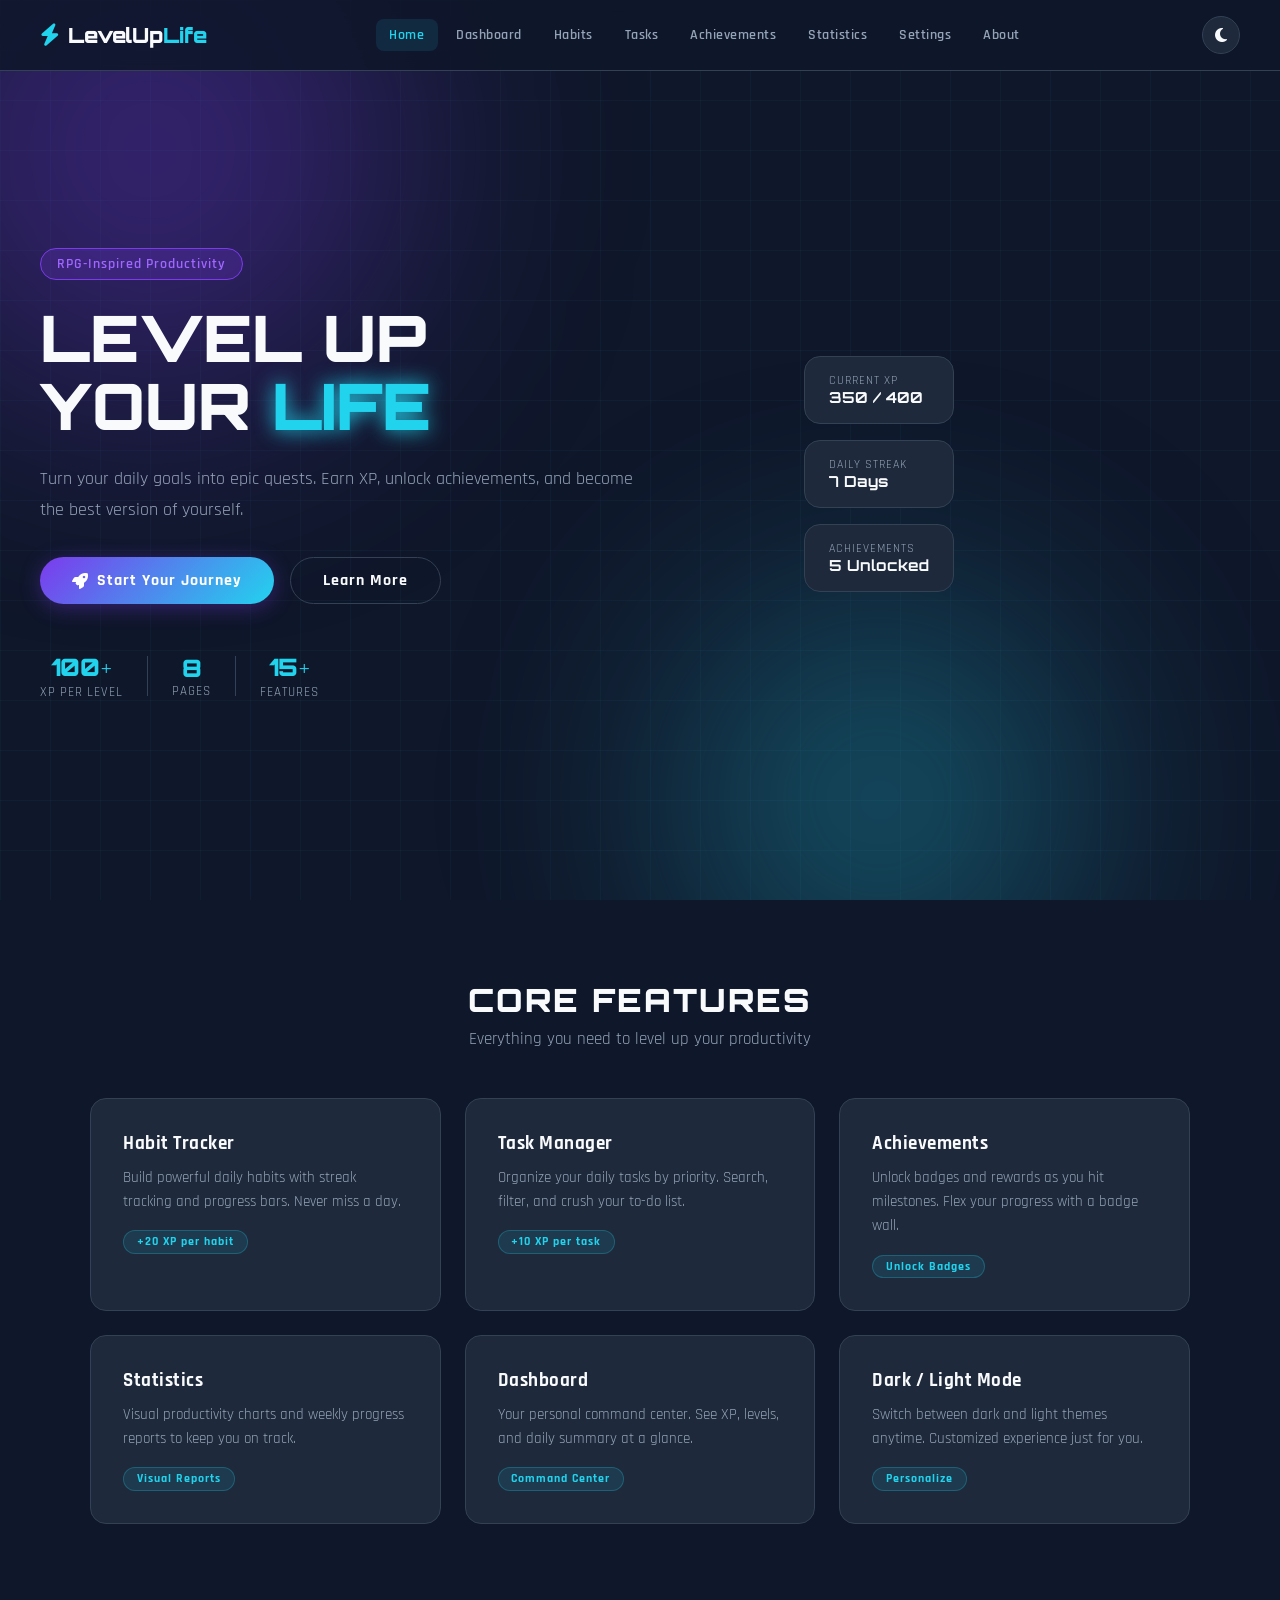
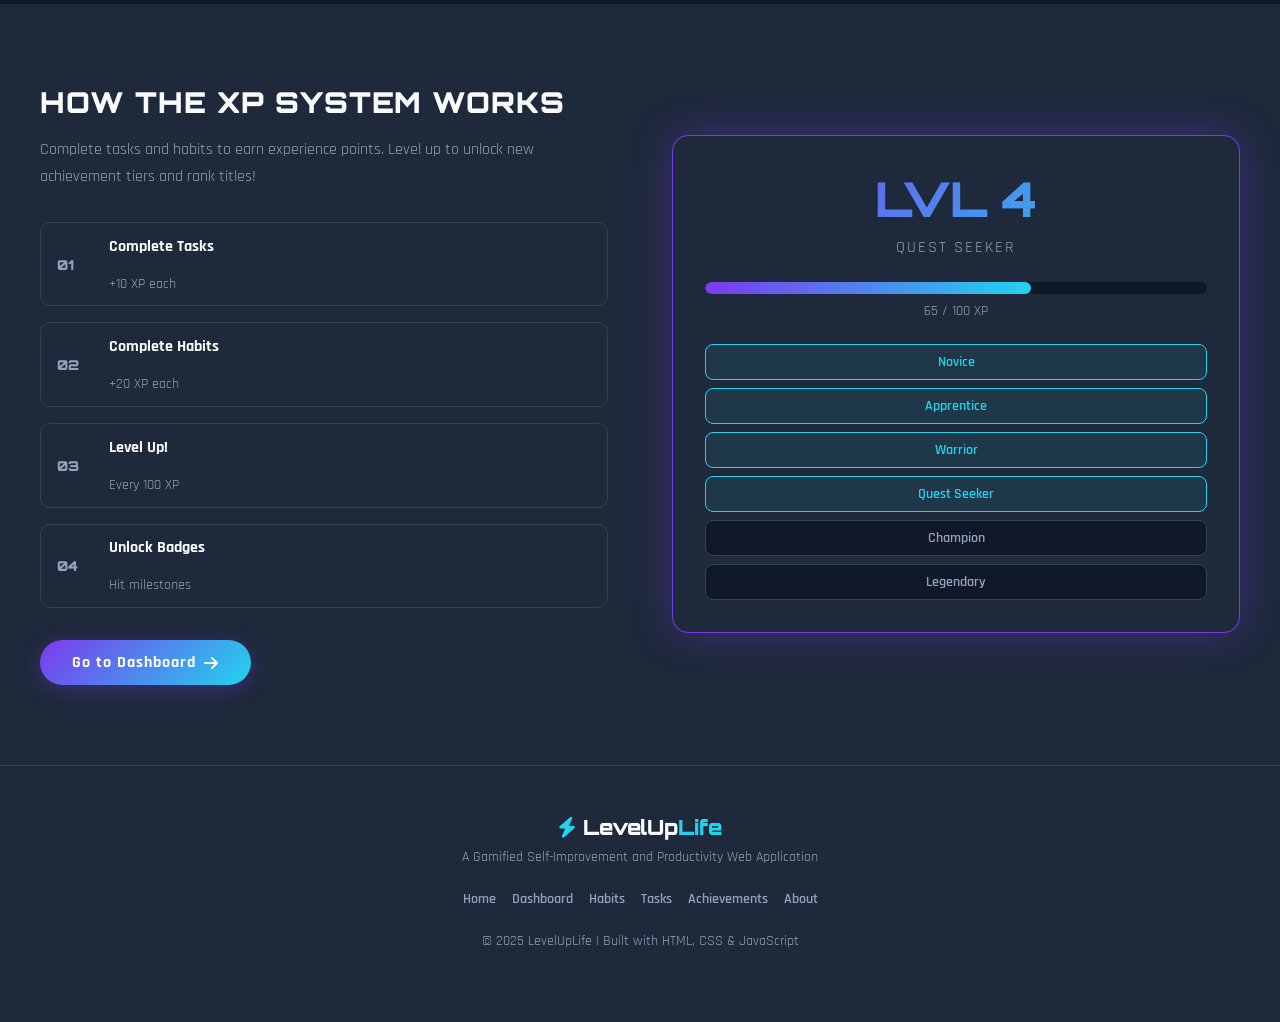
<file: index.html>
<!DOCTYPE html>
<html lang="en">
<head>
  <meta charset="UTF-8" />
  <meta name="viewport" content="width=device-width, initial-scale=1.0"/>
  <title>Level Up Life</title>
  <link rel="stylesheet" href="css/style.css" />
  <link href="https://fonts.googleapis.com/css2?family=Orbitron:wght@400;700;900&family=Rajdhani:wght@400;500;600;700&display=swap" rel="stylesheet"/>
  <link rel="stylesheet" href="https://cdnjs.cloudflare.com/ajax/libs/font-awesome/6.5.0/css/all.min.css"/>
</head>
<body class="dark-mode">

  <!-- NAVBAR -->
  <nav class="navbar">
    <div class="nav-logo">
      <i class="fas fa-bolt"></i>
      <span>LevelUp<span class="accent">Life</span></span>
    </div>
    <div class="nav-links" id="navLinks">
      <a href="index.html" class="active">Home</a>
      <a href="dashboard.html">Dashboard</a>
      <a href="habits.html">Habits</a>
      <a href="tasks.html">Tasks</a>
      <a href="achievements.html">Achievements</a>
      <a href="statistics.html">Statistics</a>
      <a href="settings.html">Settings</a>
      <a href="about.html">About</a>
    </div>
    <div class="nav-right">
      <button class="theme-toggle" id="themeToggle" title="Toggle Dark/Light Mode">
        <i class="fas fa-moon" id="themeIcon"></i>
      </button>
      <button class="hamburger" id="hamburger">
        <span></span><span></span><span></span>
      </button>
    </div>
  </nav>

  <!-- HERO SECTION -->
  <section class="hero">
    <div class="hero-bg-grid"></div>
    <div class="hero-glow glow1"></div>
    <div class="hero-glow glow2"></div>
    <div class="hero-content">
      <div class="hero-badge"> RPG-Inspired Productivity</div>
      <h1 class="hero-title">
        <span class="line1">LEVEL UP</span>
        <span class="line2">YOUR <span class="accent-text">LIFE</span></span>
      </h1>
      <p class="hero-sub">Turn your daily goals into epic quests. Earn XP, unlock achievements, and become the best version of yourself.</p>
      <div class="hero-cta">
        <a href="dashboard.html" class="btn-primary"><i class="fas fa-rocket"></i> Start Your Journey</a>
        <a href="about.html" class="btn-ghost">Learn More</a>
      </div>
      <div class="hero-stats">
        <div class="hstat"><span class="hstat-num" data-target="100">0</span><span>+</span><div>XP Per Level</div></div>
        <div class="hstat-divider"></div>
        <div class="hstat"><span class="hstat-num" data-target="8">0</span><div>Pages</div></div>
        <div class="hstat-divider"></div>
        <div class="hstat"><span class="hstat-num" data-target="15">0</span><span>+</span><div>Features</div></div>
      </div>
    </div>
    <div class="hero-visual">
      <div class="hero-card-float">
        <div class="hcard">
          <div>
            <div class="hcard-label">Current XP</div>
            <div class="hcard-val">350 / 400</div>
          </div>
        </div>
        <div class="hcard">
          <div>
            <div class="hcard-label">Daily Streak</div>
            <div class="hcard-val">7 Days </div>
          </div>
        </div>
        <div class="hcard">
          <div>
            <div class="hcard-label">Achievements</div>
            <div class="hcard-val">5 Unlocked</div>
          </div>
        </div>
      </div>
    </div>
  </section>

  <!-- FEATURE CARDS -->
  <section class="features" id="features">
    <div class="section-header">
      <h2> CORE FEATURES</h2>
      <p>Everything you need to level up your productivity</p>
    </div>
    <div class="feature-grid">
      <div class="feat-card" onclick="location.href='habits.html'">
        <h3>Habit Tracker</h3>
        <p>Build powerful daily habits with streak tracking and progress bars. Never miss a day.</p>
        <div class="feat-tag">+20 XP per habit</div>
      </div>
      <div class="feat-card" onclick="location.href='tasks.html'">
        <h3>Task Manager</h3>
        <p>Organize your daily tasks by priority. Search, filter, and crush your to-do list.</p>
        <div class="feat-tag">+10 XP per task</div>
      </div>
      <div class="feat-card" onclick="location.href='achievements.html'">
        <h3>Achievements</h3>
        <p>Unlock badges and rewards as you hit milestones. Flex your progress with a badge wall.</p>
        <div class="feat-tag">Unlock Badges</div>
      </div>
      <div class="feat-card" onclick="location.href='statistics.html'">
        <h3>Statistics</h3>
        <p>Visual productivity charts and weekly progress reports to keep you on track.</p>
        <div class="feat-tag">Visual Reports</div>
      </div>
      <div class="feat-card" onclick="location.href='dashboard.html'">
        <h3>Dashboard</h3>
        <p>Your personal command center. See XP, levels, and daily summary at a glance.</p>
        <div class="feat-tag">Command Center</div>
      </div>
      <div class="feat-card" onclick="location.href='settings.html'">
        <h3>Dark / Light Mode</h3>
        <p>Switch between dark and light themes anytime. Customized experience just for you.</p>
        <div class="feat-tag">Personalize</div>
      </div>
    </div>
  </section>

  <!-- XP SYSTEM OVERVIEW -->
  <section class="xp-section">
    <div class="xp-left">
      <h2> HOW THE XP SYSTEM WORKS</h2>
      <p>Complete tasks and habits to earn experience points. Level up to unlock new achievement tiers and rank titles!</p>
      <div class="xp-steps">
        <div class="xp-step"><div class="xp-step-num">01</div><div><strong>Complete Tasks</strong><br/>+10 XP each</div></div>
        <div class="xp-step"><div class="xp-step-num">02</div><div><strong>Complete Habits</strong><br/>+20 XP each</div></div>
        <div class="xp-step"><div class="xp-step-num">03</div><div><strong>Level Up!</strong><br/>Every 100 XP</div></div>
        <div class="xp-step"><div class="xp-step-num">04</div><div><strong>Unlock Badges</strong><br/>Hit milestones</div></div>
      </div>
      <a href="dashboard.html" class="btn-primary">Go to Dashboard <i class="fas fa-arrow-right"></i></a>
    </div>
    <div class="xp-right">
      <div class="level-card">
        <div class="level-badge">LVL <span id="demoLvl">4</span></div>
        <div class="level-title" id="demoTitle">Quest Seeker</div>
        <div class="xp-bar-wrap">
          <div class="xp-bar-fill" id="demoBar" style="width:65%"></div>
        </div>
        <div class="xp-info"><span id="demoXP">65</span> / 100 XP</div>
        <div class="rank-titles">
          <div class="rank active"> Novice</div>
          <div class="rank active"> Apprentice</div>
          <div class="rank active"> Warrior</div>
          <div class="rank active"> Quest Seeker</div>
          <div class="rank"> Champion</div>
          <div class="rank"> Legendary</div>
        </div>
      </div>
    </div>
  </section>

  <!-- FOOTER -->
  <footer class="footer">
    <div class="footer-content">
      <div class="footer-logo"><i class="fas fa-bolt"></i> LevelUp<span class="accent">Life</span></div>
      <p>A Gamified Self-Improvement and Productivity Web Application</p>
      <div class="footer-links">
        <a href="index.html">Home</a>
        <a href="dashboard.html">Dashboard</a>
        <a href="habits.html">Habits</a>
        <a href="tasks.html">Tasks</a>
        <a href="achievements.html">Achievements</a>
        <a href="about.html">About</a>
      </div>
      <p class="footer-copy">© 2025 LevelUpLife | Built with HTML, CSS & JavaScript</p>
    </div>
  </footer>

  <script src="js/script.js"></script>
</body>
</html>
</file>
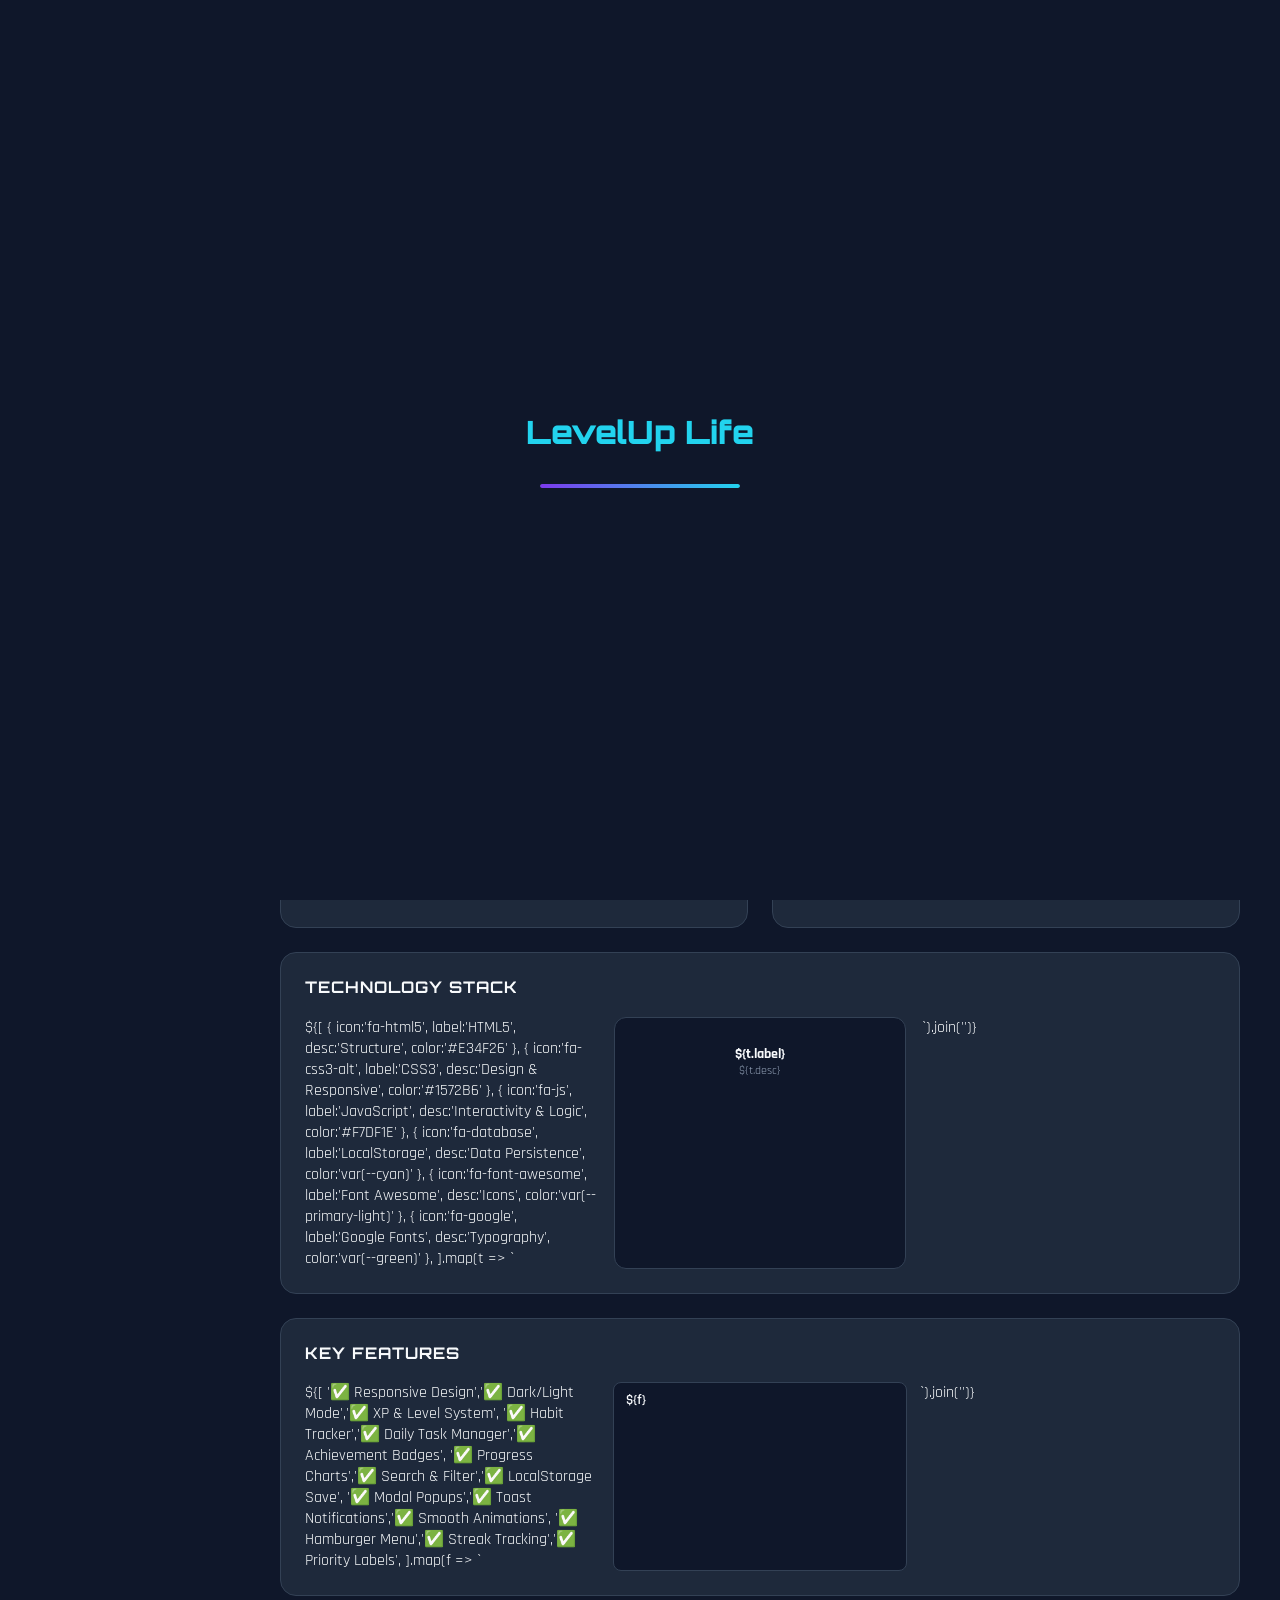
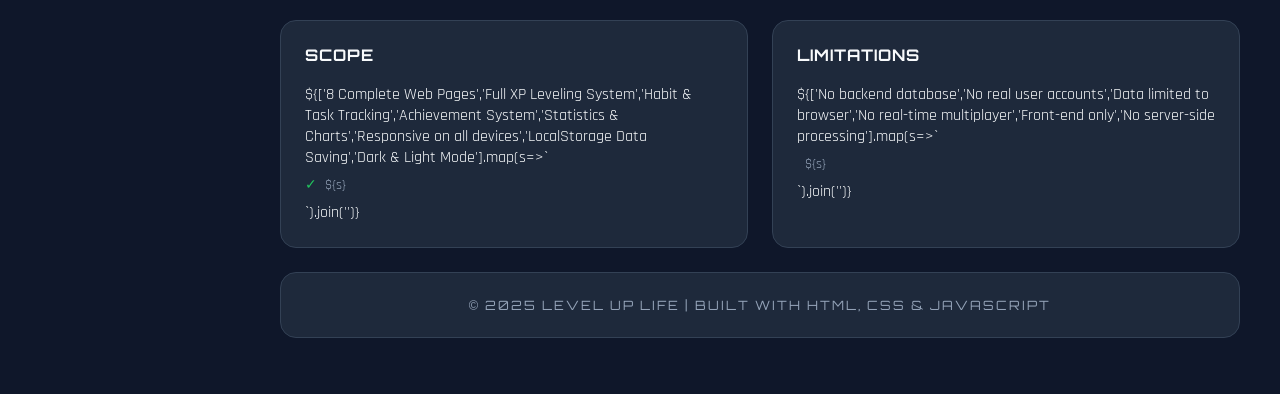
<file: about.html>
<!DOCTYPE html>
<html lang="en">
<head>
  <meta charset="UTF-8"/>
  <meta name="viewport" content="width=device-width, initial-scale=1.0"/>
  <title>About – Level Up Life</title>
  <link rel="stylesheet" href="css/style.css"/>
  <link href="https://fonts.googleapis.com/css2?family=Orbitron:wght@400;700;900&family=Rajdhani:wght@400;500;600;700&display=swap" rel="stylesheet"/>
  <link rel="stylesheet" href="https://cdnjs.cloudflare.com/ajax/libs/font-awesome/6.5.0/css/all.min.css"/>
</head>
<body class="dark-mode">

  <div class="loader"><div class="loader-logo"> LevelUp Life</div><div class="loader-bar"><div class="loader-bar-inner"></div></div></div>

  <nav class="navbar">
    <div class="nav-logo"><i class="fas fa-bolt"></i><span>LevelUp<span class="accent">Life</span></span></div>
    <div class="nav-links" id="navLinks">
      <a href="index.html">Home</a><a href="dashboard.html">Dashboard</a>
      <a href="habits.html">Habits</a><a href="tasks.html">Tasks</a>
      <a href="achievements.html">Achievements</a><a href="statistics.html">Statistics</a>
      <a href="settings.html">Settings</a><a href="about.html" class="active">About</a>
    </div>
    <div class="nav-right">
      <button class="theme-toggle" id="themeToggle"><i class="fas fa-moon" id="themeIcon"></i></button>
      <button class="hamburger" id="hamburger"><span></span><span></span><span></span></button>
    </div>
  </nav>

  <div class="app-layout">
    <aside class="sidebar" id="sidebar">
      <div class="sidebar-section">Main</div>
      <a href="index.html"><i class="fas fa-house"></i> Home</a>
      <a href="dashboard.html"><i class="fas fa-gauge-high"></i> Dashboard</a>
      <div class="sidebar-section">Productivity</div>
      <a href="habits.html"><i class="fas fa-check-double"></i> Habits</a>
      <a href="tasks.html"><i class="fas fa-list-check"></i> Tasks</a>
      <div class="sidebar-section">Progress</div>
      <a href="achievements.html"><i class="fas fa-medal"></i> Achievements</a>
      <a href="statistics.html"><i class="fas fa-chart-line"></i> Statistics</a>
      <div class="sidebar-section">More</div>
      <a href="settings.html"><i class="fas fa-gear"></i> Settings</a>
      <a href="about.html" class="active"><i class="fas fa-circle-info"></i> About</a>
    </aside>

    <main class="main-content">
      <div class="page-title"> ABOUT</div>
      <div class="page-subtitle">Learn more about Level Up Life and the team behind it.</div>

      <!-- PROJECT DESCRIPTION -->
      <div class="panel" style="background:linear-gradient(135deg,rgba(124,58,237,0.1),rgba(34,211,238,0.08)); border-color:var(--primary);">
        <div style="display:flex; gap:1.5rem; align-items:center; flex-wrap:wrap;">
          <div style="font-size:4rem;"></div>
          <div>
            <div style="font-family:'Orbitron',sans-serif; font-size:1.5rem; font-weight:900; margin-bottom:.5rem;">LEVEL UP LIFE</div>
            <div style="color:var(--cyan); font-weight:700; margin-bottom:.8rem; letter-spacing:2px; font-size:.85rem;">GAMIFIED SELF-IMPROVEMENT & PRODUCTIVITY WEB APPLICATION</div>
            <p style="color:var(--text-muted); font-size:.95rem; line-height:1.7;">Level Up Life is a responsive and interactive web application that transforms self-improvement into a rewarding game. Complete tasks, build habits, earn XP, unlock achievements, and become the legendary version of yourself.</p>
          </div>
        </div>
      </div>

      <!-- PROJECT OVERVIEW -->
      <div class="panel">
        <div class="panel-title"><i class="fas fa-scroll" style="color:var(--cyan)"></i> PROJECT OVERVIEW</div>
        <p style="color:var(--text-muted); line-height:1.8; font-size:.95rem;">
          Level Up Life is a client-side web application developed using <strong style="color:var(--cyan)">HTML</strong>, <strong style="color:var(--orange)">CSS</strong>, and <strong style="color:var(--yellow)">JavaScript</strong>. The system runs entirely in the browser and does not require a backend database. User data is stored using <strong style="color:var(--primary-light)">LocalStorage</strong> for persistence across sessions.
          <br/><br/>
          The application uses gamification techniques inspired by role-playing games (RPGs) — experience points, levels, achievement badges, and streak systems — to motivate users to accomplish their daily goals and improve their habits and productivity.
        </p>
      </div>

      <!-- OBJECTIVES -->
      <div style="display:grid; grid-template-columns:1fr 1fr; gap:1.5rem;">
        <div class="panel">
          <div class="panel-title">GENERAL OBJECTIVE</div>
          <p style="color:var(--text-muted); line-height:1.7; font-size:.9rem;">To design and develop a responsive and interactive self-improvement web application using HTML, CSS, and JavaScript that motivates users to improve productivity and habits through gamification.</p>
        </div>
        <div class="panel">
          <div class="panel-title"><i class="fas fa-list-check" style="color:var(--cyan)"></i> SPECIFIC OBJECTIVES</div>
          <ul style="list-style:none; display:flex; flex-direction:column; gap:.5rem;">
            ${[
              'Create structured web pages using HTML',
              'Design a responsive interface using CSS',
              'Implement interactivity using JavaScript',
              'Apply gamification: XP, levels, achievements',
              'Provide task and habit tracking features',
              'Enhance UX through animations',
              'Use LocalStorage for data saving',
              'Ensure accessibility across all devices',
            ].map(o => `<li style="color:var(--text-muted); font-size:.85rem; display:flex; gap:.5rem;"><span style="color:var(--cyan);">◆</span>${o}</li>`).join('')}
          </ul>
        </div>
      </div>

      <!-- TECH STACK -->
      <div class="panel">
        <div class="panel-title">TECHNOLOGY STACK</div>
        <div style="display:grid; grid-template-columns:repeat(auto-fit,minmax(150px,1fr)); gap:1rem;">
          ${[
            { icon:'fa-html5', label:'HTML5', desc:'Structure', color:'#E34F26' },
            { icon:'fa-css3-alt', label:'CSS3', desc:'Design & Responsive', color:'#1572B6' },
            { icon:'fa-js', label:'JavaScript', desc:'Interactivity & Logic', color:'#F7DF1E' },
            { icon:'fa-database', label:'LocalStorage', desc:'Data Persistence', color:'var(--cyan)' },
            { icon:'fa-font-awesome', label:'Font Awesome', desc:'Icons', color:'var(--primary-light)' },
            { icon:'fa-google', label:'Google Fonts', desc:'Typography', color:'var(--green)' },
          ].map(t => `
            <div style="text-align:center; padding:1.2rem; background:var(--bg); border:1px solid var(--border); border-radius:12px; transition:all .3s;" onmouseover="this.style.borderColor='var(--cyan)'" onmouseout="this.style.borderColor='var(--border)'">
              <i class="fab ${t.icon}" style="font-size:2rem; color:${t.color}; margin-bottom:.5rem; display:block;"></i>
              <div style="font-weight:700; font-size:.9rem;">${t.label}</div>
              <div style="color:var(--text-muted); font-size:.75rem;">${t.desc}</div>
            </div>`).join('')}
        </div>
      </div>

      <!-- FEATURES -->
      <div class="panel">
        <div class="panel-title">KEY FEATURES</div>
        <div style="display:grid; grid-template-columns:repeat(auto-fit,minmax(200px,1fr)); gap:.8rem;">
          ${[
            '✅ Responsive Design','✅ Dark/Light Mode','✅ XP & Level System',
            '✅ Habit Tracker','✅ Daily Task Manager','✅ Achievement Badges',
            '✅ Progress Charts','✅ Search & Filter','✅ LocalStorage Save',
            '✅ Modal Popups','✅ Toast Notifications','✅ Smooth Animations',
            '✅ Hamburger Menu','✅ Streak Tracking','✅ Priority Labels',
          ].map(f => `<div style="padding:.5rem .8rem; background:var(--bg); border:1px solid var(--border); border-radius:8px; font-size:.85rem; font-weight:600;">${f}</div>`).join('')}
        </div>
      </div>

      <!-- SCOPE & LIMITATIONS -->
      <div style="display:grid; grid-template-columns:1fr 1fr; gap:1.5rem;">
        <div class="panel">
          <div class="panel-title">SCOPE</div>
          <ul style="list-style:none; display:flex; flex-direction:column; gap:.5rem;">
            ${['8 Complete Web Pages','Full XP Leveling System','Habit & Task Tracking','Achievement System','Statistics & Charts','Responsive on all devices','LocalStorage Data Saving','Dark & Light Mode'].map(s=>`<li style="color:var(--text-muted);font-size:.85rem;display:flex;gap:.5rem;"><span style="color:var(--green);">✓</span>${s}</li>`).join('')}
          </ul>
        </div>
        <div class="panel">
          <div class="panel-title">LIMITATIONS</div>
          <ul style="list-style:none; display:flex; flex-direction:column; gap:.5rem;">
            ${['No backend database','No real user accounts','Data limited to browser','No real-time multiplayer','Front-end only','No server-side processing'].map(s=>`<li style="color:var(--text-muted);font-size:.85rem;display:flex;gap:.5rem;"><span style="color:var(--orange);"></span>${s}</li>`).join('')}
          </ul>
        </div>
      </div>

      <!-- COURSE INFO -->
      <div class="panel" style="text-align:center;">
        <div style="font-family:'Orbitron',sans-serif; font-size:.8rem; color:var(--text-muted); letter-spacing:2px;">© 2025 LEVEL UP LIFE | BUILT WITH HTML, CSS & JAVASCRIPT</div>
      </div>

    </main>
  </div>

  <script src="js/script.js"></script>
</body>
</html>
</file>
<file: css/style.css>
/* ===========================
   LEVEL UP LIFE - style.css
   =========================== */

@import url('https://fonts.googleapis.com/css2?family=Orbitron:wght@400;700;900&family=Rajdhani:wght@400;500;600;700&display=swap');

/* ---- CSS VARIABLES ---- */
:root {
  --bg: #0F172A;
  --bg2: #1E293B;
  --card: #1E293B;
  --card2: #263248;
  --primary: #7C3AED;
  --primary-light: #9F67FF;
  --cyan: #22D3EE;
  --cyan-dark: #06B6D4;
  --yellow: #FBBF24;
  --orange: #F97316;
  --pink: #EC4899;
  --green: #22C55E;
  --text: #F8FAFC;
  --text-muted: #94A3B8;
  --border: #334155;
  --glow-purple: rgba(124, 58, 237, 0.35);
  --glow-cyan: rgba(34, 211, 238, 0.3);
  --radius: 16px;
  --transition: 0.3s ease;
}

body.light-mode {
  --bg: #F0F4FF;
  --bg2: #E2E8F0;
  --card: #FFFFFF;
  --card2: #F1F5F9;
  --text: #0F172A;
  --text-muted: #475569;
  --border: #CBD5E1;
  --glow-purple: rgba(124, 58, 237, 0.15);
  --glow-cyan: rgba(34, 211, 238, 0.15);
}

* { margin: 0; padding: 0; box-sizing: border-box; }

html { scroll-behavior: smooth; }

body {
  font-family: 'Rajdhani', sans-serif;
  background: var(--bg);
  color: var(--text);
  min-height: 100vh;
  transition: background var(--transition), color var(--transition);
  overflow-x: hidden;
}

/* ---- SCROLLBAR ---- */
::-webkit-scrollbar { width: 6px; }
::-webkit-scrollbar-track { background: var(--bg); }
::-webkit-scrollbar-thumb { background: var(--primary); border-radius: 10px; }

/* ========================
   NAVBAR
   ======================== */
.navbar {
  display: flex;
  align-items: center;
  justify-content: space-between;
  padding: 1rem 2.5rem;
  background: rgba(15, 23, 42, 0.85);
  backdrop-filter: blur(20px);
  position: fixed;
  top: 0; left: 0; right: 0;
  z-index: 1000;
  border-bottom: 1px solid var(--border);
}

body.light-mode .navbar {
  background: rgba(240, 244, 255, 0.9);
}

.nav-logo {
  font-family: 'Orbitron', sans-serif;
  font-size: 1.3rem;
  font-weight: 900;
  color: var(--text);
  display: flex;
  align-items: center;
  gap: 0.5rem;
  text-decoration: none;
}

.nav-logo i { color: var(--cyan); font-size: 1.4rem; }
.accent { color: var(--cyan); }
.accent-text { color: var(--cyan); text-shadow: 0 0 20px var(--cyan); }

.nav-links {
  display: flex;
  gap: 0.3rem;
  align-items: center;
}

.nav-links a {
  color: var(--text-muted);
  text-decoration: none;
  font-weight: 600;
  font-size: 0.9rem;
  padding: 0.45rem 0.85rem;
  border-radius: 8px;
  transition: all var(--transition);
  letter-spacing: 0.5px;
}

.nav-links a:hover,
.nav-links a.active {
  color: var(--cyan);
  background: rgba(34, 211, 238, 0.1);
}

.nav-right { display: flex; align-items: center; gap: 0.8rem; }

.theme-toggle {
  background: var(--card);
  border: 1px solid var(--border);
  color: var(--text);
  width: 38px; height: 38px;
  border-radius: 50%;
  cursor: pointer;
  display: flex; align-items: center; justify-content: center;
  font-size: 1rem;
  transition: all var(--transition);
}

.theme-toggle:hover { border-color: var(--cyan); color: var(--cyan); transform: rotate(20deg); }

.hamburger {
  display: none;
  flex-direction: column;
  gap: 5px;
  background: none;
  border: none;
  cursor: pointer;
  padding: 5px;
}

.hamburger span {
  display: block;
  width: 25px; height: 2px;
  background: var(--text);
  border-radius: 2px;
  transition: all var(--transition);
}

/* ========================
   BUTTONS
   ======================== */
.btn-primary {
  display: inline-flex;
  align-items: center;
  gap: 0.5rem;
  padding: 0.75rem 2rem;
  background: linear-gradient(135deg, var(--primary), var(--cyan));
  color: white;
  text-decoration: none;
  border-radius: 50px;
  font-family: 'Rajdhani', sans-serif;
  font-weight: 700;
  font-size: 1rem;
  letter-spacing: 1px;
  border: none;
  cursor: pointer;
  transition: all var(--transition);
  box-shadow: 0 4px 20px var(--glow-purple);
}

.btn-primary:hover {
  transform: translateY(-2px);
  box-shadow: 0 8px 30px var(--glow-cyan);
}

.btn-ghost {
  display: inline-flex;
  align-items: center;
  gap: 0.5rem;
  padding: 0.75rem 2rem;
  background: transparent;
  color: var(--text);
  text-decoration: none;
  border-radius: 50px;
  font-family: 'Rajdhani', sans-serif;
  font-weight: 700;
  font-size: 1rem;
  letter-spacing: 1px;
  border: 1px solid var(--border);
  cursor: pointer;
  transition: all var(--transition);
}

.btn-ghost:hover { border-color: var(--cyan); color: var(--cyan); }

.btn-sm {
  padding: 0.4rem 1rem;
  font-size: 0.85rem;
  border-radius: 8px;
}

.btn-danger {
  background: linear-gradient(135deg, #EF4444, #DC2626);
  box-shadow: 0 4px 15px rgba(239, 68, 68, 0.3);
}

/* ========================
   HERO
   ======================== */
.hero {
  min-height: 100vh;
  display: flex;
  align-items: center;
  padding: 7rem 2.5rem 4rem;
  position: relative;
  overflow: hidden;
  gap: 4rem;
}

.hero-bg-grid {
  position: absolute;
  inset: 0;
  background-image: linear-gradient(rgba(34,211,238,0.04) 1px, transparent 1px),
                    linear-gradient(90deg, rgba(34,211,238,0.04) 1px, transparent 1px);
  background-size: 50px 50px;
  z-index: 0;
}

.hero-glow {
  position: absolute;
  border-radius: 50%;
  filter: blur(120px);
  z-index: 0;
  pointer-events: none;
}

.glow1 {
  width: 500px; height: 500px;
  background: var(--glow-purple);
  top: -100px; left: -100px;
  animation: floatGlow 6s ease-in-out infinite alternate;
}

.glow2 {
  width: 400px; height: 400px;
  background: var(--glow-cyan);
  bottom: -100px; right: 200px;
  animation: floatGlow 8s ease-in-out infinite alternate-reverse;
}

@keyframes floatGlow {
  from { transform: translate(0,0); }
  to { transform: translate(30px, 30px); }
}

.hero-content {
  position: relative;
  z-index: 1;
  flex: 1;
  max-width: 600px;
}

.hero-badge {
  display: inline-block;
  background: rgba(124,58,237,0.2);
  border: 1px solid var(--primary);
  color: var(--primary-light);
  padding: 0.4rem 1rem;
  border-radius: 50px;
  font-size: 0.85rem;
  font-weight: 600;
  margin-bottom: 1.5rem;
  letter-spacing: 1px;
  animation: fadeInDown 0.8s ease;
}

.hero-title {
  font-family: 'Orbitron', sans-serif;
  font-size: clamp(2.5rem, 5vw, 4.5rem);
  font-weight: 900;
  line-height: 1.05;
  margin-bottom: 1.5rem;
  animation: fadeInUp 0.9s ease 0.1s both;
}

.line1 { display: block; color: var(--text); }
.line2 { display: block; }

.hero-sub {
  font-size: 1.15rem;
  color: var(--text-muted);
  line-height: 1.7;
  margin-bottom: 2rem;
  animation: fadeInUp 0.9s ease 0.2s both;
}

.hero-cta {
  display: flex;
  gap: 1rem;
  flex-wrap: wrap;
  margin-bottom: 3rem;
  animation: fadeInUp 0.9s ease 0.3s both;
}

.hero-stats {
  display: flex;
  align-items: center;
  gap: 1.5rem;
  animation: fadeInUp 0.9s ease 0.4s both;
}

.hstat { text-align: center; }
.hstat-num {
  font-family: 'Orbitron', sans-serif;
  font-size: 2rem;
  font-weight: 900;
  color: var(--cyan);
}

.hstat span { color: var(--cyan); font-size: 1.5rem; }
.hstat div:last-child { font-size: 0.8rem; color: var(--text-muted); letter-spacing: 1px; text-transform: uppercase; }
.hstat-divider { width: 1px; height: 40px; background: var(--border); }

.hero-visual {
  position: relative;
  z-index: 1;
  flex: 1;
  display: flex;
  justify-content: center;
  max-width: 350px;
}

.hero-card-float {
  display: flex;
  flex-direction: column;
  gap: 1rem;
  animation: floatCards 4s ease-in-out infinite alternate;
}

@keyframes floatCards {
  from { transform: translateY(0); }
  to { transform: translateY(-15px); }
}

.hcard {
  display: flex;
  align-items: center;
  gap: 1rem;
  background: var(--card);
  border: 1px solid var(--border);
  border-radius: var(--radius);
  padding: 1rem 1.5rem;
  backdrop-filter: blur(10px);
  transition: all var(--transition);
}

.hcard:hover { border-color: var(--cyan); transform: scale(1.02); }
.hcard-icon { font-size: 1.8rem; }
.hcard-icon.cyan { color: var(--cyan); }
.hcard-icon.orange { color: var(--orange); }
.hcard-icon.yellow { color: var(--yellow); }
.hcard-label { font-size: 0.75rem; color: var(--text-muted); text-transform: uppercase; letter-spacing: 1px; }
.hcard-val { font-family: 'Orbitron', sans-serif; font-size: 0.95rem; font-weight: 700; color: var(--text); }

/* ========================
   FEATURES
   ======================== */
.features {
  padding: 5rem 2.5rem;
}

.section-header {
  text-align: center;
  margin-bottom: 3rem;
}

.section-header h2 {
  font-family: 'Orbitron', sans-serif;
  font-size: 2rem;
  font-weight: 900;
  margin-bottom: 0.5rem;
  letter-spacing: 2px;
}

.section-header p { color: var(--text-muted); font-size: 1.05rem; }

.feature-grid {
  display: grid;
  grid-template-columns: repeat(auto-fit, minmax(280px, 1fr));
  gap: 1.5rem;
  max-width: 1100px;
  margin: 0 auto;
}

.feat-card {
  background: var(--card);
  border: 1px solid var(--border);
  border-radius: var(--radius);
  padding: 2rem;
  cursor: pointer;
  transition: all var(--transition);
  position: relative;
  overflow: hidden;
}

.feat-card::before {
  content: '';
  position: absolute;
  inset: 0;
  background: linear-gradient(135deg, transparent, rgba(34,211,238,0.03));
  opacity: 0;
  transition: opacity var(--transition);
}

.feat-card:hover { transform: translateY(-5px); border-color: var(--cyan); box-shadow: 0 10px 40px rgba(34,211,238,0.1); }
.feat-card:hover::before { opacity: 1; }

.feat-icon {
  width: 52px; height: 52px;
  border-radius: 12px;
  display: flex; align-items: center; justify-content: center;
  font-size: 1.4rem;
  margin-bottom: 1.2rem;
}

.feat-icon.purple { background: rgba(124,58,237,0.2); color: var(--primary-light); }
.feat-icon.cyan { background: rgba(34,211,238,0.15); color: var(--cyan); }
.feat-icon.yellow { background: rgba(251,191,36,0.15); color: var(--yellow); }
.feat-icon.green { background: rgba(34,197,94,0.15); color: var(--green); }
.feat-icon.pink { background: rgba(236,72,153,0.15); color: var(--pink); }
.feat-icon.orange { background: rgba(249,115,22,0.15); color: var(--orange); }

.feat-card h3 { font-size: 1.2rem; font-weight: 700; margin-bottom: 0.6rem; letter-spacing: 0.5px; }
.feat-card p { color: var(--text-muted); font-size: 0.95rem; line-height: 1.6; margin-bottom: 1rem; }
.feat-tag { display: inline-block; background: rgba(34,211,238,0.1); color: var(--cyan); border: 1px solid rgba(34,211,238,0.25); border-radius: 50px; font-size: 0.75rem; font-weight: 700; padding: 0.2rem 0.8rem; letter-spacing: 1px; }

/* ========================
   XP SECTION
   ======================== */
.xp-section {
  display: grid;
  grid-template-columns: 1fr 1fr;
  gap: 4rem;
  padding: 5rem 2.5rem;
  background: var(--bg2);
  align-items: center;
}

.xp-left h2 {
  font-family: 'Orbitron', sans-serif;
  font-size: 1.8rem;
  font-weight: 900;
  margin-bottom: 1rem;
  letter-spacing: 1px;
}

.xp-left p { color: var(--text-muted); font-size: 1rem; line-height: 1.7; margin-bottom: 2rem; }

.xp-steps { display: flex; flex-direction: column; gap: 1rem; margin-bottom: 2rem; }

.xp-step {
  display: flex;
  align-items: center;
  gap: 1rem;
  padding: 0.8rem 1rem;
  background: var(--card);
  border: 1px solid var(--border);
  border-radius: 10px;
  transition: all var(--transition);
}

.xp-step:hover { border-color: var(--primary); transform: translateX(5px); }

.xp-step-num {
  font-family: 'Orbitron', sans-serif;
  font-size: 1.3rem;
  font-weight: 900;
  color: var(--primary-light);
  min-width: 36px;
}

.xp-step strong { color: var(--text); display: block; font-size: 1rem; }
.xp-step div { color: var(--text-muted); font-size: 0.85rem; }

.level-card {
  background: var(--card);
  border: 1px solid var(--primary);
  border-radius: var(--radius);
  padding: 2rem;
  text-align: center;
  box-shadow: 0 0 40px var(--glow-purple);
}

.level-badge {
  font-family: 'Orbitron', sans-serif;
  font-size: 3rem;
  font-weight: 900;
  background: linear-gradient(135deg, var(--primary), var(--cyan));
  -webkit-background-clip: text;
  -webkit-text-fill-color: transparent;
  background-clip: text;
  margin-bottom: 0.5rem;
}

.level-title { color: var(--text-muted); font-size: 1rem; letter-spacing: 2px; text-transform: uppercase; margin-bottom: 1.5rem; }

.xp-bar-wrap {
  background: var(--bg);
  border-radius: 50px;
  height: 12px;
  overflow: hidden;
  margin-bottom: 0.5rem;
}

.xp-bar-fill {
  height: 100%;
  background: linear-gradient(90deg, var(--primary), var(--cyan));
  border-radius: 50px;
  transition: width 1.5s ease;
  position: relative;
  overflow: hidden;
}

.xp-bar-fill::after {
  content: '';
  position: absolute;
  top: 0; left: -100%;
  width: 100%; height: 100%;
  background: linear-gradient(90deg, transparent, rgba(255,255,255,0.3), transparent);
  animation: shimmer 2s infinite;
}

@keyframes shimmer {
  to { left: 100%; }
}

.xp-info { color: var(--text-muted); font-size: 0.85rem; margin-bottom: 1.5rem; }

.rank-titles { display: flex; flex-direction: column; gap: 0.5rem; }
.rank { padding: 0.5rem 1rem; border-radius: 8px; font-size: 0.9rem; font-weight: 600; color: var(--text-muted); background: var(--bg); border: 1px solid var(--border); transition: all var(--transition); }
.rank.active { color: var(--cyan); border-color: var(--cyan); background: rgba(34,211,238,0.08); }

/* ========================
   SIDEBAR (Dashboard pages)
   ======================== */
.app-layout {
  display: flex;
  padding-top: 70px;
  min-height: 100vh;
}

.sidebar {
  width: 240px;
  background: var(--bg2);
  border-right: 1px solid var(--border);
  height: calc(100vh - 70px);
  position: fixed;
  top: 70px;
  left: 0;
  padding: 1.5rem 0;
  display: flex;
  flex-direction: column;
  gap: 0.3rem;
  z-index: 100;
  overflow-y: auto;
  transition: transform var(--transition);
}

.sidebar a {
  display: flex;
  align-items: center;
  gap: 0.8rem;
  padding: 0.75rem 1.5rem;
  color: var(--text-muted);
  text-decoration: none;
  font-weight: 600;
  font-size: 0.95rem;
  border-left: 3px solid transparent;
  transition: all var(--transition);
}

.sidebar a:hover,
.sidebar a.active {
  color: var(--cyan);
  background: rgba(34,211,238,0.07);
  border-left-color: var(--cyan);
}

.sidebar a i { width: 20px; text-align: center; }

.sidebar-section {
  padding: 0.5rem 1.5rem;
  font-size: 0.7rem;
  font-weight: 700;
  color: var(--text-muted);
  letter-spacing: 2px;
  text-transform: uppercase;
  margin-top: 0.8rem;
}

.main-content {
  margin-left: 240px;
  padding: 2rem 2.5rem;
  flex: 1;
  min-width: 0;
}

/* ========================
   CARDS (Dashboard)
   ======================== */
.stat-grid {
  display: grid;
  grid-template-columns: repeat(auto-fit, minmax(200px, 1fr));
  gap: 1.2rem;
  margin-bottom: 2rem;
}

.stat-card {
  background: var(--card);
  border: 1px solid var(--border);
  border-radius: var(--radius);
  padding: 1.5rem;
  display: flex;
  align-items: center;
  gap: 1rem;
  transition: all var(--transition);
}

.stat-card:hover { transform: translateY(-3px); border-color: var(--cyan); }

.stat-icon {
  width: 48px; height: 48px;
  border-radius: 12px;
  display: flex; align-items: center; justify-content: center;
  font-size: 1.3rem;
  flex-shrink: 0;
}

.stat-info .stat-val {
  font-family: 'Orbitron', sans-serif;
  font-size: 1.6rem;
  font-weight: 700;
}

.stat-info .stat-label { color: var(--text-muted); font-size: 0.8rem; text-transform: uppercase; letter-spacing: 1px; }

/* Page title */
.page-title {
  font-family: 'Orbitron', sans-serif;
  font-size: 1.6rem;
  font-weight: 900;
  letter-spacing: 2px;
  margin-bottom: 0.3rem;
}

.page-subtitle { color: var(--text-muted); font-size: 0.95rem; margin-bottom: 2rem; }

/* ========================
   PANELS / CONTENT BLOCKS
   ======================== */
.panel {
  background: var(--card);
  border: 1px solid var(--border);
  border-radius: var(--radius);
  padding: 1.5rem;
  margin-bottom: 1.5rem;
}

.panel-title {
  font-family: 'Orbitron', sans-serif;
  font-size: 1rem;
  font-weight: 700;
  margin-bottom: 1.2rem;
  letter-spacing: 1px;
  display: flex;
  align-items: center;
  gap: 0.5rem;
}

/* ========================
   HABIT / TASK ITEMS
   ======================== */
.item-list { display: flex; flex-direction: column; gap: 0.7rem; }

.item {
  display: flex;
  align-items: center;
  gap: 0.8rem;
  padding: 0.9rem 1rem;
  background: var(--bg);
  border: 1px solid var(--border);
  border-radius: 10px;
  transition: all var(--transition);
}

.item:hover { border-color: var(--primary); background: var(--card2); }
.item.done { opacity: 0.55; }
.item.done .item-name { text-decoration: line-through; color: var(--text-muted); }

.item-name { flex: 1; font-weight: 600; font-size: 0.95rem; }

.item-badge {
  font-size: 0.7rem;
  font-weight: 700;
  padding: 0.2rem 0.6rem;
  border-radius: 50px;
  text-transform: uppercase;
  letter-spacing: 0.5px;
}

.badge-high { background: rgba(239,68,68,0.15); color: #EF4444; border: 1px solid rgba(239,68,68,0.3); }
.badge-medium { background: rgba(251,191,36,0.15); color: var(--yellow); border: 1px solid rgba(251,191,36,0.3); }
.badge-low { background: rgba(34,197,94,0.15); color: var(--green); border: 1px solid rgba(34,197,94,0.3); }

.item-actions { display: flex; gap: 0.4rem; }

.icon-btn {
  width: 32px; height: 32px;
  border-radius: 8px;
  border: 1px solid var(--border);
  background: var(--card2);
  color: var(--text-muted);
  cursor: pointer;
  display: flex; align-items: center; justify-content: center;
  font-size: 0.8rem;
  transition: all var(--transition);
}

.icon-btn:hover { color: var(--cyan); border-color: var(--cyan); }
.icon-btn.del:hover { color: #EF4444; border-color: #EF4444; }
.icon-btn.done-btn:hover { color: var(--green); border-color: var(--green); }

/* ========================
   FORMS
   ======================== */
.form-row {
  display: flex;
  gap: 0.8rem;
  margin-bottom: 1.2rem;
  flex-wrap: wrap;
}

.form-input {
  flex: 1;
  min-width: 180px;
  padding: 0.7rem 1rem;
  background: var(--bg);
  border: 1px solid var(--border);
  border-radius: 10px;
  color: var(--text);
  font-family: 'Rajdhani', sans-serif;
  font-size: 0.95rem;
  font-weight: 500;
  transition: all var(--transition);
  outline: none;
}

.form-input:focus { border-color: var(--cyan); box-shadow: 0 0 0 3px rgba(34,211,238,0.1); }
.form-input::placeholder { color: var(--text-muted); }

.form-select {
  padding: 0.7rem 1rem;
  background: var(--bg);
  border: 1px solid var(--border);
  border-radius: 10px;
  color: var(--text);
  font-family: 'Rajdhani', sans-serif;
  font-size: 0.95rem;
  font-weight: 500;
  cursor: pointer;
  outline: none;
  transition: all var(--transition);
}

.form-select:focus { border-color: var(--cyan); }

/* ========================
   SEARCH BAR
   ======================== */
.search-row {
  display: flex;
  gap: 0.8rem;
  margin-bottom: 1.2rem;
  flex-wrap: wrap;
}

.search-wrap {
  position: relative;
  flex: 1;
  min-width: 200px;
}

.search-wrap i {
  position: absolute;
  left: 1rem;
  top: 50%;
  transform: translateY(-50%);
  color: var(--text-muted);
  font-size: 0.85rem;
}

.search-input {
  width: 100%;
  padding: 0.7rem 1rem 0.7rem 2.5rem;
  background: var(--bg);
  border: 1px solid var(--border);
  border-radius: 10px;
  color: var(--text);
  font-family: 'Rajdhani', sans-serif;
  font-size: 0.95rem;
  font-weight: 500;
  outline: none;
  transition: all var(--transition);
}

.search-input:focus { border-color: var(--cyan); }
.search-input::placeholder { color: var(--text-muted); }

/* ========================
   ACHIEVEMENTS
   ======================== */
.badge-grid {
  display: grid;
  grid-template-columns: repeat(auto-fit, minmax(220px, 1fr));
  gap: 1.2rem;
}

.badge-card {
  background: var(--card);
  border: 1px solid var(--border);
  border-radius: var(--radius);
  padding: 1.5rem;
  text-align: center;
  transition: all var(--transition);
  position: relative;
  overflow: hidden;
}

.badge-card.unlocked { border-color: var(--yellow); box-shadow: 0 0 20px rgba(251,191,36,0.15); }
.badge-card.locked { opacity: 0.5; filter: grayscale(0.6); }

.badge-card:hover { transform: translateY(-5px); }

.badge-icon { font-size: 3rem; margin-bottom: 0.8rem; display: block; }
.badge-name { font-family: 'Orbitron', sans-serif; font-size: 0.9rem; font-weight: 700; margin-bottom: 0.4rem; }
.badge-desc { color: var(--text-muted); font-size: 0.85rem; margin-bottom: 0.8rem; }
.badge-status { font-size: 0.75rem; font-weight: 700; padding: 0.25rem 0.75rem; border-radius: 50px; }
.status-unlocked { background: rgba(251,191,36,0.15); color: var(--yellow); border: 1px solid rgba(251,191,36,0.3); }
.status-locked { background: var(--bg); color: var(--text-muted); border: 1px solid var(--border); }

/* ========================
   STATISTICS CHARTS
   ======================== */
.chart-bar-wrap { display: flex; flex-direction: column; gap: 0.8rem; }

.chart-row {
  display: flex;
  align-items: center;
  gap: 1rem;
}

.chart-label { min-width: 30px; font-size: 0.8rem; color: var(--text-muted); font-weight: 600; }

.chart-bar-bg {
  flex: 1;
  height: 28px;
  background: var(--bg);
  border-radius: 50px;
  overflow: hidden;
  border: 1px solid var(--border);
}

.chart-bar-inner {
  height: 100%;
  border-radius: 50px;
  background: linear-gradient(90deg, var(--primary), var(--cyan));
  display: flex;
  align-items: center;
  padding-left: 0.8rem;
  font-size: 0.75rem;
  font-weight: 700;
  color: white;
  transition: width 1.5s ease;
}

.chart-num { min-width: 35px; font-size: 0.85rem; font-weight: 700; color: var(--cyan); }

/* ========================
   PROGRESS BAR (general)
   ======================== */
.progress-wrap { background: var(--bg); border-radius: 50px; height: 8px; overflow: hidden; border: 1px solid var(--border); }
.progress-fill { height: 100%; border-radius: 50px; background: linear-gradient(90deg, var(--primary), var(--cyan)); transition: width 1s ease; }
.progress-fill.green { background: linear-gradient(90deg, #22C55E, #16A34A); }
.progress-fill.orange { background: linear-gradient(90deg, var(--orange), var(--yellow)); }

/* ========================
   TOGGLE (Settings)
   ======================== */
.toggle-row {
  display: flex;
  align-items: center;
  justify-content: space-between;
  padding: 1rem 0;
  border-bottom: 1px solid var(--border);
}

.toggle-row:last-child { border-bottom: none; }
.toggle-label strong { display: block; font-weight: 600; }
.toggle-label span { color: var(--text-muted); font-size: 0.85rem; }

.toggle-switch {
  position: relative;
  width: 48px;
  height: 26px;
  flex-shrink: 0;
}

.toggle-switch input { opacity: 0; width: 0; height: 0; }

.toggle-slider {
  position: absolute;
  cursor: pointer;
  inset: 0;
  background: var(--bg);
  border: 1px solid var(--border);
  border-radius: 50px;
  transition: all var(--transition);
}

.toggle-slider::before {
  content: '';
  position: absolute;
  width: 18px; height: 18px;
  border-radius: 50%;
  background: var(--text-muted);
  top: 3px; left: 3px;
  transition: all var(--transition);
}

.toggle-switch input:checked + .toggle-slider { background: var(--primary); border-color: var(--primary); }
.toggle-switch input:checked + .toggle-slider::before { transform: translateX(22px); background: white; }

/* ========================
   MODAL
   ======================== */
.modal-overlay {
  position: fixed;
  inset: 0;
  background: rgba(0,0,0,0.7);
  backdrop-filter: blur(5px);
  z-index: 2000;
  display: flex;
  align-items: center;
  justify-content: center;
  opacity: 0;
  pointer-events: none;
  transition: opacity var(--transition);
}

.modal-overlay.show { opacity: 1; pointer-events: all; }

.modal {
  background: var(--card);
  border: 1px solid var(--border);
  border-radius: 20px;
  padding: 2rem;
  max-width: 440px;
  width: 90%;
  transform: scale(0.9);
  transition: transform var(--transition);
  text-align: center;
}

.modal-overlay.show .modal { transform: scale(1); }
.modal-icon { font-size: 3.5rem; margin-bottom: 1rem; }
.modal h2 { font-family: 'Orbitron', sans-serif; font-size: 1.3rem; margin-bottom: 0.5rem; }
.modal p { color: var(--text-muted); margin-bottom: 1.5rem; font-size: 0.95rem; }

/* ========================
   TOAST NOTIFICATION
   ======================== */
.toast-container {
  position: fixed;
  bottom: 2rem;
  right: 2rem;
  z-index: 3000;
  display: flex;
  flex-direction: column;
  gap: 0.8rem;
}

.toast {
  background: var(--card);
  border: 1px solid var(--border);
  border-radius: 12px;
  padding: 0.9rem 1.4rem;
  display: flex;
  align-items: center;
  gap: 0.8rem;
  font-weight: 600;
  font-size: 0.9rem;
  animation: slideInToast 0.4s ease;
  box-shadow: 0 8px 30px rgba(0,0,0,0.3);
  min-width: 240px;
}

.toast.success { border-color: var(--green); }
.toast.success i { color: var(--green); }
.toast.xp { border-color: var(--cyan); }
.toast.xp i { color: var(--cyan); }
.toast.warning { border-color: var(--yellow); }
.toast.warning i { color: var(--yellow); }

@keyframes slideInToast {
  from { transform: translateX(100%); opacity: 0; }
  to { transform: translateX(0); opacity: 1; }
}

/* ========================
   FOOTER
   ======================== */
.footer {
  background: var(--bg2);
  border-top: 1px solid var(--border);
  padding: 3rem 2.5rem;
  text-align: center;
}

.footer-content { max-width: 800px; margin: 0 auto; }

.footer-logo {
  font-family: 'Orbitron', sans-serif;
  font-size: 1.3rem;
  font-weight: 900;
  margin-bottom: 0.5rem;
}

.footer-logo i { color: var(--cyan); }
.footer p { color: var(--text-muted); font-size: 0.9rem; margin-bottom: 1.5rem; }

.footer-links {
  display: flex;
  gap: 1rem;
  justify-content: center;
  flex-wrap: wrap;
  margin-bottom: 1.5rem;
}

.footer-links a { color: var(--text-muted); text-decoration: none; font-size: 0.9rem; font-weight: 600; transition: color var(--transition); }
.footer-links a:hover { color: var(--cyan); }

.footer-copy { color: var(--text-muted); font-size: 0.8rem; }

/* ========================
   ANIMATIONS
   ======================== */
@keyframes fadeInDown {
  from { opacity: 0; transform: translateY(-20px); }
  to { opacity: 1; transform: translateY(0); }
}

@keyframes fadeInUp {
  from { opacity: 0; transform: translateY(20px); }
  to { opacity: 1; transform: translateY(0); }
}

.fade-in {
  opacity: 0;
  transform: translateY(20px);
  transition: opacity 0.6s ease, transform 0.6s ease;
}

.fade-in.visible { opacity: 1; transform: translateY(0); }

/* Loading screen */
.loader {
  position: fixed;
  inset: 0;
  background: var(--bg);
  display: flex;
  flex-direction: column;
  align-items: center;
  justify-content: center;
  z-index: 9999;
  transition: opacity 0.5s ease;
}

.loader.hidden { opacity: 0; pointer-events: none; }
.loader-logo { font-family: 'Orbitron', sans-serif; font-size: 2rem; font-weight: 900; color: var(--cyan); margin-bottom: 2rem; }
.loader-bar { width: 200px; height: 4px; background: var(--border); border-radius: 50px; overflow: hidden; }
.loader-bar-inner { height: 100%; background: linear-gradient(90deg, var(--primary), var(--cyan)); border-radius: 50px; animation: loadBar 1.5s ease forwards; }
@keyframes loadBar { from { width: 0; } to { width: 100%; } }

/* ========================
   RESPONSIVE
   ======================== */
@media (max-width: 1024px) {
  .xp-section { grid-template-columns: 1fr; gap: 2rem; }
}

@media (max-width: 768px) {
  .navbar { padding: 1rem 1.2rem; }

  .nav-links {
    position: fixed;
    top: 70px; left: 0; right: 0;
    background: var(--bg2);
    flex-direction: column;
    padding: 1rem;
    gap: 0.3rem;
    transform: translateY(-110%);
    transition: transform var(--transition);
    border-bottom: 1px solid var(--border);
    z-index: 999;
  }

  .nav-links.open { transform: translateY(0); }
  .nav-links a { width: 100%; padding: 0.7rem 1rem; border-radius: 8px; border-left: none; }
  .hamburger { display: flex; }

  .hero { flex-direction: column; padding: 6rem 1.2rem 3rem; gap: 2rem; text-align: center; }
  .hero-cta { justify-content: center; }
  .hero-stats { justify-content: center; }
  .hero-visual { max-width: 100%; }

  .features { padding: 3rem 1.2rem; }
  .xp-section { padding: 3rem 1.2rem; }

  .sidebar {
    transform: translateX(-100%);
    z-index: 200;
  }

  .sidebar.open { transform: translateX(0); }
  .main-content { margin-left: 0; padding: 1.5rem 1.2rem; }

  .stat-grid { grid-template-columns: 1fr 1fr; }
  .badge-grid { grid-template-columns: 1fr 1fr; }

  .toast-container { bottom: 1rem; right: 1rem; left: 1rem; }
  .toast { min-width: unset; width: 100%; }
}

@media (max-width: 480px) {
  .hero-title { font-size: 2.2rem; }
  .stat-grid { grid-template-columns: 1fr; }
  .badge-grid { grid-template-columns: 1fr; }
  .form-row { flex-direction: column; }
}
</file>
